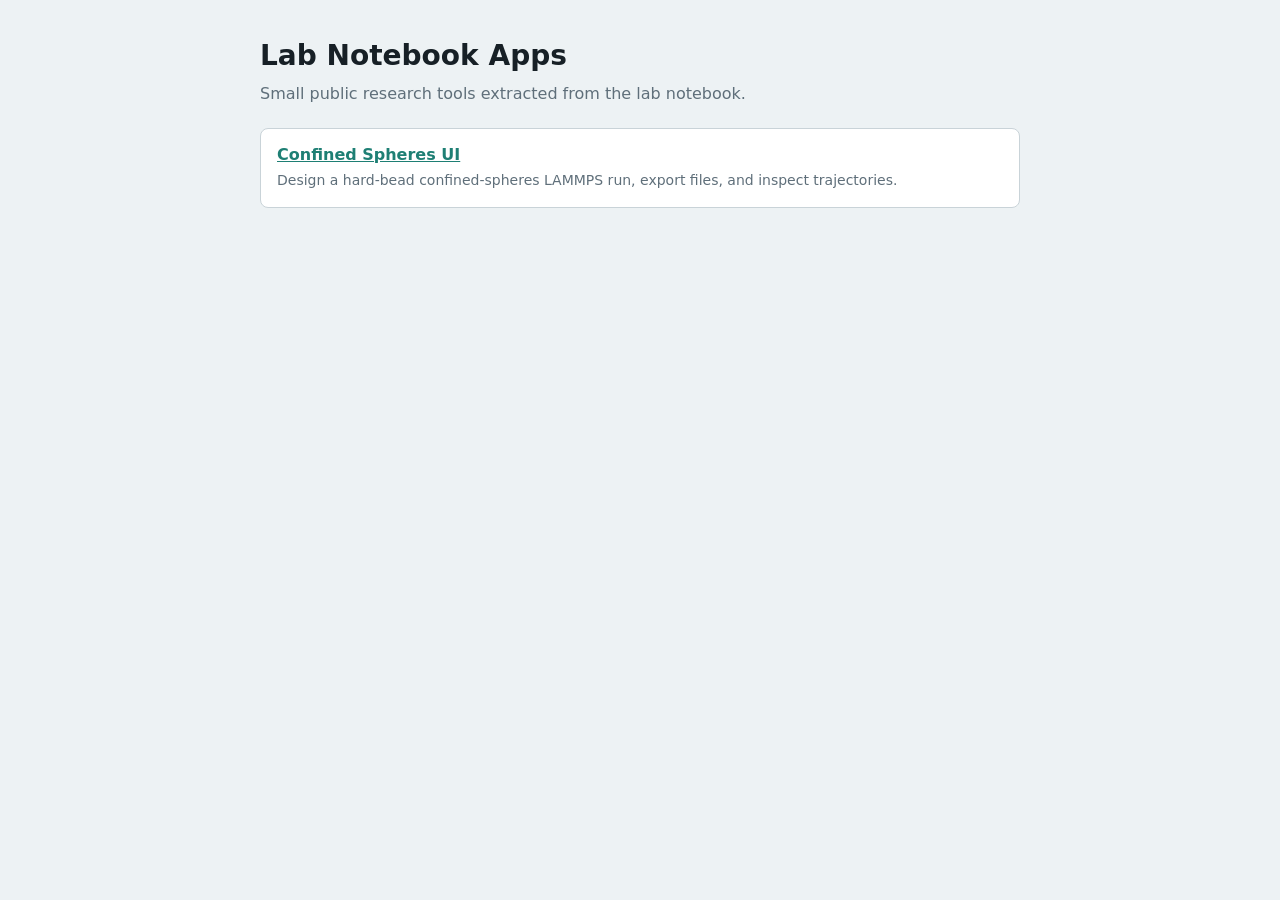
<file: index.html>
<!doctype html>
<html lang="en">
<head>
  <meta charset="utf-8">
  <meta name="viewport" content="width=device-width, initial-scale=1">
  <title>Lab Notebook Apps</title>
  <style>
    :root {
      color-scheme: light;
      font-family: Inter, ui-sans-serif, system-ui, -apple-system, BlinkMacSystemFont, "Segoe UI", sans-serif;
      color: #172026;
      background: #edf2f4;
    }

    body {
      margin: 0;
    }

    main {
      width: min(760px, calc(100vw - 32px));
      margin: 0 auto;
      padding: 40px 0;
    }

    h1 {
      margin: 0 0 10px;
      font-size: 28px;
      line-height: 1.15;
      letter-spacing: 0;
    }

    p {
      margin: 0 0 22px;
      color: #5f6f7a;
      line-height: 1.5;
    }

    a {
      color: #1e7f74;
      font-weight: 750;
    }

    .app-list {
      display: grid;
      gap: 12px;
      padding: 0;
      list-style: none;
    }

    .app-list li {
      padding: 16px;
      border: 1px solid #c9d3d8;
      border-radius: 8px;
      background: #ffffff;
    }

    .app-list p {
      margin: 6px 0 0;
      font-size: 14px;
    }
  </style>
</head>
<body>
  <main>
    <h1>Lab Notebook Apps</h1>
    <p>Small public research tools extracted from the lab notebook.</p>

    <ul class="app-list">
      <li>
        <a href="./projects/03-confined-spheres-ui/">Confined Spheres UI</a>
        <p>Design a hard-bead confined-spheres LAMMPS run, export files, and inspect trajectories.</p>
      </li>
    </ul>
  </main>
</body>
</html>
</file>
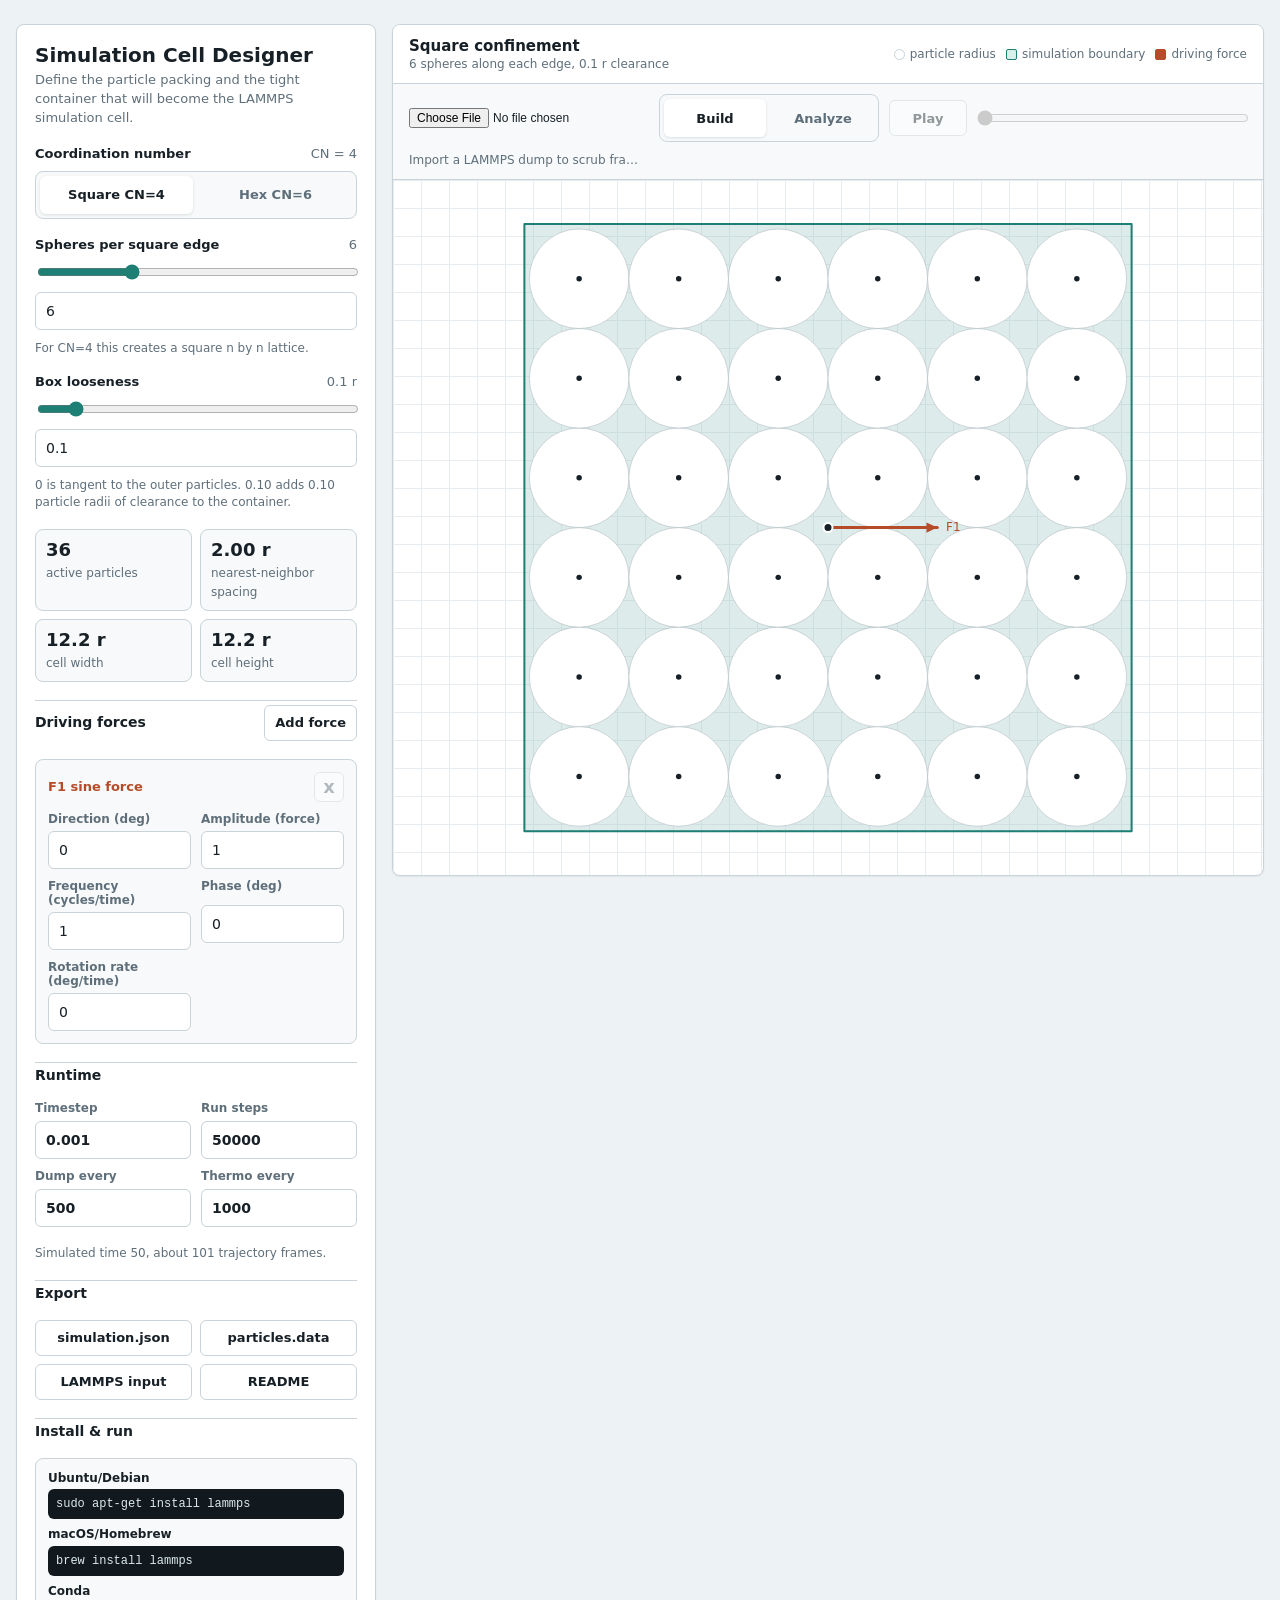
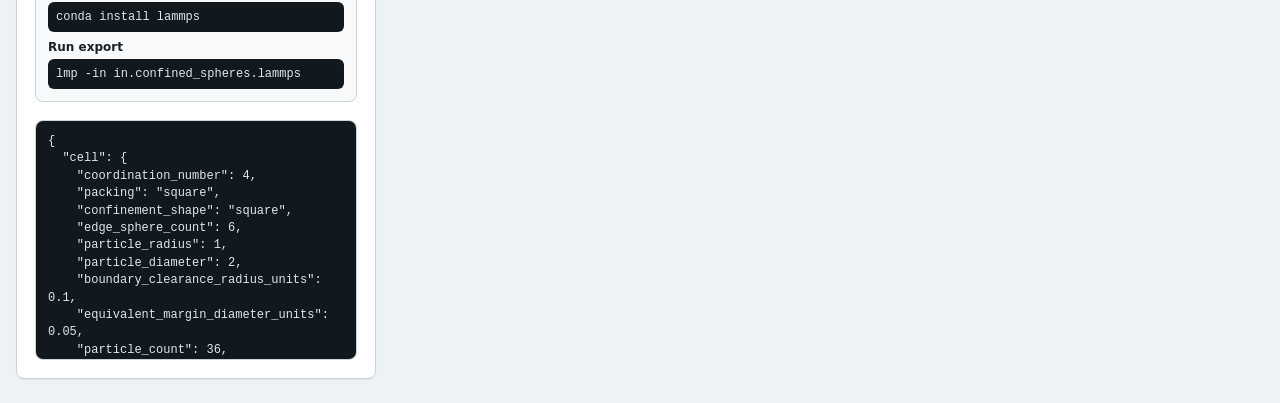
<file: projects/03-confined-spheres-ui/index.html>
<!doctype html>
<html lang="en">
<head>
  <meta charset="utf-8">
  <meta name="viewport" content="width=device-width, initial-scale=1">
  <title>Confined Spheres Cell Designer</title>
  <link rel="stylesheet" href="./src/styles.css">

</head>
<body>
  <main>
    <div class="app-shell">
      <section class="controls" aria-label="Cell controls">
        <div class="title-block">
          <h1>Simulation Cell Designer</h1>
          <p>Define the particle packing and the tight container that will become the LAMMPS simulation cell.</p>
        </div>

        <div class="field-group">
          <div class="field-label">
            <span>Coordination number</span>
            <span id="coordinationLabel">CN = 4</span>
          </div>
          <div class="segmented" role="radiogroup" aria-label="Coordination number">
            <label>
              <input type="radio" name="coordination" value="4" checked>
              <span>Square CN=4</span>
            </label>
            <label>
              <input type="radio" name="coordination" value="6">
              <span>Hex CN=6</span>
            </label>
          </div>
        </div>

        <div class="field-group">
          <label class="field-label" for="edgeCount">
            <span id="edgeCountLabel">Spheres per edge</span>
            <span id="edgeCountValue">6</span>
          </label>
          <input id="edgeCount" type="range" min="2" max="16" step="1" value="6">
          <input id="edgeCountNumber" type="number" min="2" max="64" step="1" value="6">
          <div class="hint" id="edgeCountHint">For CN=4 this creates a square n by n lattice.</div>
        </div>

        <div class="field-group">
          <label class="field-label" for="tightness">
            <span>Box looseness</span>
            <span id="tightnessValue">0.10 r</span>
          </label>
          <input id="tightness" type="range" min="0" max="1" step="0.01" value="0.1">
          <input id="tightnessNumber" type="number" min="0" max="10" step="0.01" value="0.1">
          <div class="hint">0 is tangent to the outer particles. 0.10 adds 0.10 particle radii of clearance to the container.</div>
        </div>

        <div class="metrics" aria-label="Cell metrics">
          <div class="metric">
            <b id="particleCount">36</b>
            <span>active particles</span>
          </div>
          <div class="metric">
            <b id="nearestNeighbor">2.00 r</b>
            <span>nearest-neighbor spacing</span>
          </div>
          <div class="metric">
            <b id="cellWidth">12.20 r</b>
            <span>cell width</span>
          </div>
          <div class="metric">
            <b id="cellHeight">12.20 r</b>
            <span>cell height</span>
          </div>
        </div>

        <div class="section-heading">
          <h2>Driving forces</h2>
          <button id="addForce" type="button">Add force</button>
        </div>
        <div id="forceList" class="force-list" aria-label="Driving force controls"></div>

        <div class="section-heading">
          <h2>Runtime</h2>
        </div>
        <div class="runtime-grid" aria-label="LAMMPS runtime controls">
          <label>
            <span>Timestep</span>
            <input id="timestep" type="number" min="0.000001" step="0.0001" value="0.001">
          </label>
          <label>
            <span>Run steps</span>
            <input id="runSteps" type="number" min="1" step="1000" value="50000">
          </label>
          <label>
            <span>Dump every</span>
            <input id="dumpEvery" type="number" min="1" step="100" value="500">
          </label>
          <label>
            <span>Thermo every</span>
            <input id="thermoEvery" type="number" min="1" step="100" value="1000">
          </label>
        </div>
        <div class="hint" id="runtimeSummary">Simulated time 50, about 101 trajectory frames.</div>

        <div class="section-heading">
          <h2>Export</h2>
        </div>
        <div class="export-actions" aria-label="Export files">
          <button id="downloadConfig" type="button">simulation.json</button>
          <button id="downloadData" type="button">particles.data</button>
          <button id="downloadInput" type="button">LAMMPS input</button>
          <button id="downloadReadme" type="button">README</button>
        </div>

        <div class="section-heading">
          <h2>Install & run</h2>
        </div>
        <div class="run-panel" aria-label="LAMMPS install and run commands">
          <div>
            <strong>Ubuntu/Debian</strong>
            <code>sudo apt-get install lammps</code>
          </div>
          <div>
            <strong>macOS/Homebrew</strong>
            <code>brew install lammps</code>
          </div>
          <div>
            <strong>Conda</strong>
            <code>conda install lammps</code>
          </div>
          <div>
            <strong>Run export</strong>
            <code>lmp -in in.confined_spheres.lammps</code>
          </div>
        </div>

        <pre id="cellJson" class="json-panel" aria-label="Cell JSON"></pre>
      </section>

      <section class="viewport" aria-label="Simulation cell preview">
        <div class="toolbar">
          <div>
            <h2 id="previewTitle">Square cell</h2>
            <p id="previewSubtitle">6 spheres along each edge, 0.10 r clearance</p>
          </div>
          <div class="legend" aria-label="Preview legend">
            <span><i class="swatch"></i> particle radius</span>
            <span><i class="swatch boundary"></i> simulation boundary</span>
            <span><i class="swatch force"></i> driving force</span>
          </div>
        </div>
        <div class="trajectory-panel viewport-trajectory" aria-label="Trajectory controls">
          <input id="trajectoryFile" type="file" accept=".lammpstrj,.dump,.txt">
          <div class="segmented" role="radiogroup" aria-label="View mode">
            <label>
              <input type="radio" name="viewMode" value="setup" checked>
              <span>Build</span>
            </label>
            <label>
              <input type="radio" name="viewMode" value="trajectory">
              <span>Analyze</span>
            </label>
          </div>
          <div class="trajectory-controls">
            <button id="playTrajectory" type="button" disabled>Play</button>
            <input id="trajectoryFrame" type="range" min="0" max="0" step="1" value="0" disabled>
          </div>
          <div id="trajectoryStatus" class="hint">Import a LAMMPS dump to scrub frames.</div>
        </div>
        <div class="canvas-wrap">
          <canvas id="previewCanvas"></canvas>
        </div>
      </section>
    </div>
  </main>

  <script type="module" src="./src/main.js"></script>

</body>
</html>
</file>
<file: projects/03-confined-spheres-ui/src/styles.css>
:root {
      color-scheme: light;
      --ink: #172026;
      --muted: #5f6f7a;
      --line: #c9d3d8;
      --panel: #f7f9fa;
      --surface: #ffffff;
      --accent: #1e7f74;
      --accent-soft: #d8efea;
      --warn: #9a5b13;
      --grid: #e6ecef;
      font-family: Inter, ui-sans-serif, system-ui, -apple-system, BlinkMacSystemFont, "Segoe UI", sans-serif;
    }

    * {
      box-sizing: border-box;
    }

    body {
      margin: 0;
      min-height: 100vh;
      background: #edf2f4;
      color: var(--ink);
    }

    main {
      width: min(1320px, calc(100vw - 32px));
      margin: 0 auto;
      padding: 24px 0;
    }

    .app-shell {
      display: grid;
      grid-template-columns: minmax(280px, 360px) minmax(0, 1fr);
      gap: 16px;
      align-items: start;
    }

    .controls,
    .viewport {
      background: var(--surface);
      border: 1px solid var(--line);
      border-radius: 8px;
      box-shadow: 0 1px 2px rgb(23 32 38 / 0.06);
    }

    .controls {
      align-self: start;
      padding: 18px;
      display: flex;
      flex-direction: column;
      gap: 18px;
    }

    .title-block h1 {
      margin: 0 0 4px;
      font-size: 20px;
      line-height: 1.2;
      letter-spacing: 0;
    }

    .title-block p {
      margin: 0;
      color: var(--muted);
      font-size: 13px;
      line-height: 1.45;
    }

    .field-group {
      display: grid;
      gap: 10px;
    }

    .field-label {
      display: flex;
      justify-content: space-between;
      gap: 12px;
      color: var(--ink);
      font-size: 13px;
      font-weight: 650;
    }

    .field-label span:last-child {
      color: var(--muted);
      font-weight: 520;
    }

    .segmented {
      display: grid;
      grid-template-columns: 1fr 1fr;
      gap: 6px;
      padding: 4px;
      border: 1px solid var(--line);
      border-radius: 8px;
      background: var(--panel);
    }

    .segmented label {
      min-width: 0;
    }

    .segmented input {
      position: absolute;
      opacity: 0;
      pointer-events: none;
    }

    .segmented span {
      display: flex;
      min-height: 38px;
      align-items: center;
      justify-content: center;
      border-radius: 6px;
      color: var(--muted);
      font-size: 13px;
      font-weight: 700;
      cursor: pointer;
      user-select: none;
    }

    .segmented input:checked + span {
      color: var(--ink);
      background: var(--surface);
      box-shadow: 0 1px 3px rgb(23 32 38 / 0.12);
    }

    input[type="range"] {
      width: 100%;
      accent-color: var(--accent);
    }

    input[type="number"] {
      width: 100%;
      height: 38px;
      padding: 0 10px;
      border: 1px solid var(--line);
      border-radius: 6px;
      color: var(--ink);
      font: inherit;
      font-size: 14px;
    }

    button {
      height: 36px;
      border: 1px solid var(--line);
      border-radius: 6px;
      background: var(--surface);
      color: var(--ink);
      font: inherit;
      font-size: 13px;
      font-weight: 700;
      cursor: pointer;
    }

    button:hover {
      border-color: var(--accent);
    }

    button:disabled {
      cursor: not-allowed;
      opacity: 0.45;
    }

    .section-heading {
      display: flex;
      align-items: center;
      justify-content: space-between;
      gap: 12px;
      padding-top: 4px;
      border-top: 1px solid var(--line);
    }

    .section-heading h2 {
      margin: 0;
      font-size: 14px;
      line-height: 1.2;
      letter-spacing: 0;
    }

    .section-heading button {
      padding: 0 10px;
    }

    .hint {
      color: var(--muted);
      font-size: 12px;
      line-height: 1.4;
    }

    .metrics {
      display: grid;
      grid-template-columns: repeat(2, minmax(0, 1fr));
      gap: 8px;
    }

    .metric {
      border: 1px solid var(--line);
      border-radius: 8px;
      padding: 10px;
      background: var(--panel);
    }

    .metric b {
      display: block;
      margin-bottom: 2px;
      font-size: 18px;
      line-height: 1.1;
      letter-spacing: 0;
    }

    .metric span {
      color: var(--muted);
      font-size: 12px;
      line-height: 1.2;
    }

    .force-list {
      display: grid;
      gap: 10px;
    }

    .runtime-grid {
      display: grid;
      grid-template-columns: repeat(2, minmax(0, 1fr));
      gap: 10px;
    }

    .runtime-grid label {
      display: grid;
      gap: 6px;
      min-width: 0;
      color: var(--muted);
      font-size: 12px;
      font-weight: 650;
    }

    .force-card {
      display: grid;
      gap: 10px;
      padding: 12px;
      border: 1px solid var(--line);
      border-radius: 8px;
      background: var(--panel);
    }

    .force-card-header {
      display: flex;
      align-items: center;
      justify-content: space-between;
      gap: 10px;
    }

    .force-card-header strong {
      font-size: 13px;
      line-height: 1.2;
    }

    .remove-force {
      width: 30px;
      height: 30px;
      padding: 0;
      color: var(--muted);
      font-size: 18px;
      line-height: 1;
    }

    .force-grid {
      display: grid;
      grid-template-columns: repeat(2, minmax(0, 1fr));
      gap: 10px;
    }

    .export-actions {
      display: grid;
      grid-template-columns: repeat(2, minmax(0, 1fr));
      gap: 8px;
    }

    .export-actions button {
      min-width: 0;
      padding: 0 8px;
      overflow: hidden;
      text-overflow: ellipsis;
      white-space: nowrap;
    }

    .trajectory-panel {
      display: grid;
      gap: 10px;
    }

    .viewport-trajectory {
      grid-template-columns: minmax(160px, 240px) 220px minmax(260px, 1fr);
      align-items: center;
      padding: 10px 16px;
      border-bottom: 1px solid var(--line);
      background: var(--panel);
    }

    .trajectory-panel input[type="file"] {
      width: 100%;
      min-width: 0;
      font-size: 12px;
    }

    .trajectory-controls {
      display: grid;
      grid-template-columns: 78px minmax(0, 1fr);
      gap: 8px;
      align-items: center;
    }

    .viewport-trajectory .hint {
      min-width: 0;
      overflow: hidden;
      text-overflow: ellipsis;
      white-space: nowrap;
    }

    .run-panel {
      display: grid;
      gap: 8px;
      padding: 12px;
      border: 1px solid var(--line);
      border-radius: 8px;
      background: var(--panel);
    }

    .run-panel div {
      display: grid;
      gap: 4px;
    }

    .run-panel strong {
      font-size: 12px;
      line-height: 1.2;
    }

    .run-panel code {
      display: block;
      overflow-x: auto;
      padding: 7px 8px;
      border-radius: 6px;
      background: #11191f;
      color: #dce9ed;
      font: 12px/1.35 ui-monospace, SFMono-Regular, Menlo, Consolas, monospace;
      white-space: nowrap;
    }

    .mini-field {
      display: grid;
      gap: 5px;
    }

    .mini-field label {
      color: var(--muted);
      font-size: 12px;
      font-weight: 650;
    }

    .json-panel {
      margin: 0;
      max-height: 240px;
      overflow: auto;
      padding: 12px;
      border: 1px solid var(--line);
      border-radius: 8px;
      background: #11191f;
      color: #dce9ed;
      font: 12px/1.45 ui-monospace, SFMono-Regular, Menlo, Consolas, monospace;
      white-space: pre-wrap;
    }

    .viewport {
      height: calc(100vh - 48px);
      min-height: 620px;
      display: grid;
      grid-template-rows: auto auto minmax(420px, 1fr);
      overflow: hidden;
    }

    .toolbar {
      display: flex;
      justify-content: space-between;
      align-items: center;
      gap: 12px;
      min-height: 54px;
      padding: 12px 16px;
      border-bottom: 1px solid var(--line);
      background: var(--surface);
    }

    .toolbar h2 {
      margin: 0;
      font-size: 15px;
      letter-spacing: 0;
    }

    .toolbar p {
      margin: 2px 0 0;
      color: var(--muted);
      font-size: 12px;
    }

    .legend {
      display: flex;
      flex-wrap: wrap;
      justify-content: flex-end;
      gap: 10px;
      color: var(--muted);
      font-size: 12px;
    }

    .legend span {
      display: inline-flex;
      align-items: center;
      gap: 5px;
      white-space: nowrap;
    }

    .swatch {
      width: 11px;
      height: 11px;
      border-radius: 50%;
      border: 1px solid var(--line);
      background: var(--surface);
    }

    .swatch.boundary {
      border-radius: 2px;
      border-color: var(--accent);
      background: var(--accent-soft);
    }

    .swatch.force {
      border-radius: 2px;
      border-color: #b64b2a;
      background: #b64b2a;
    }

    .canvas-wrap {
      position: relative;
      background:
        linear-gradient(var(--grid) 1px, transparent 1px),
        linear-gradient(90deg, var(--grid) 1px, transparent 1px);
      background-size: 28px 28px;
    }

    canvas {
      width: 100%;
      height: 100%;
      display: block;
      cursor: pointer;
    }

    @media (max-width: 900px) {
      main {
        width: min(100vw - 20px, 720px);
        padding: 10px 0;
      }

      .app-shell {
        grid-template-columns: 1fr;
      }

      .viewport {
        min-height: 560px;
      }

      .viewport-trajectory {
        grid-template-columns: 1fr;
      }
    }
</file>
